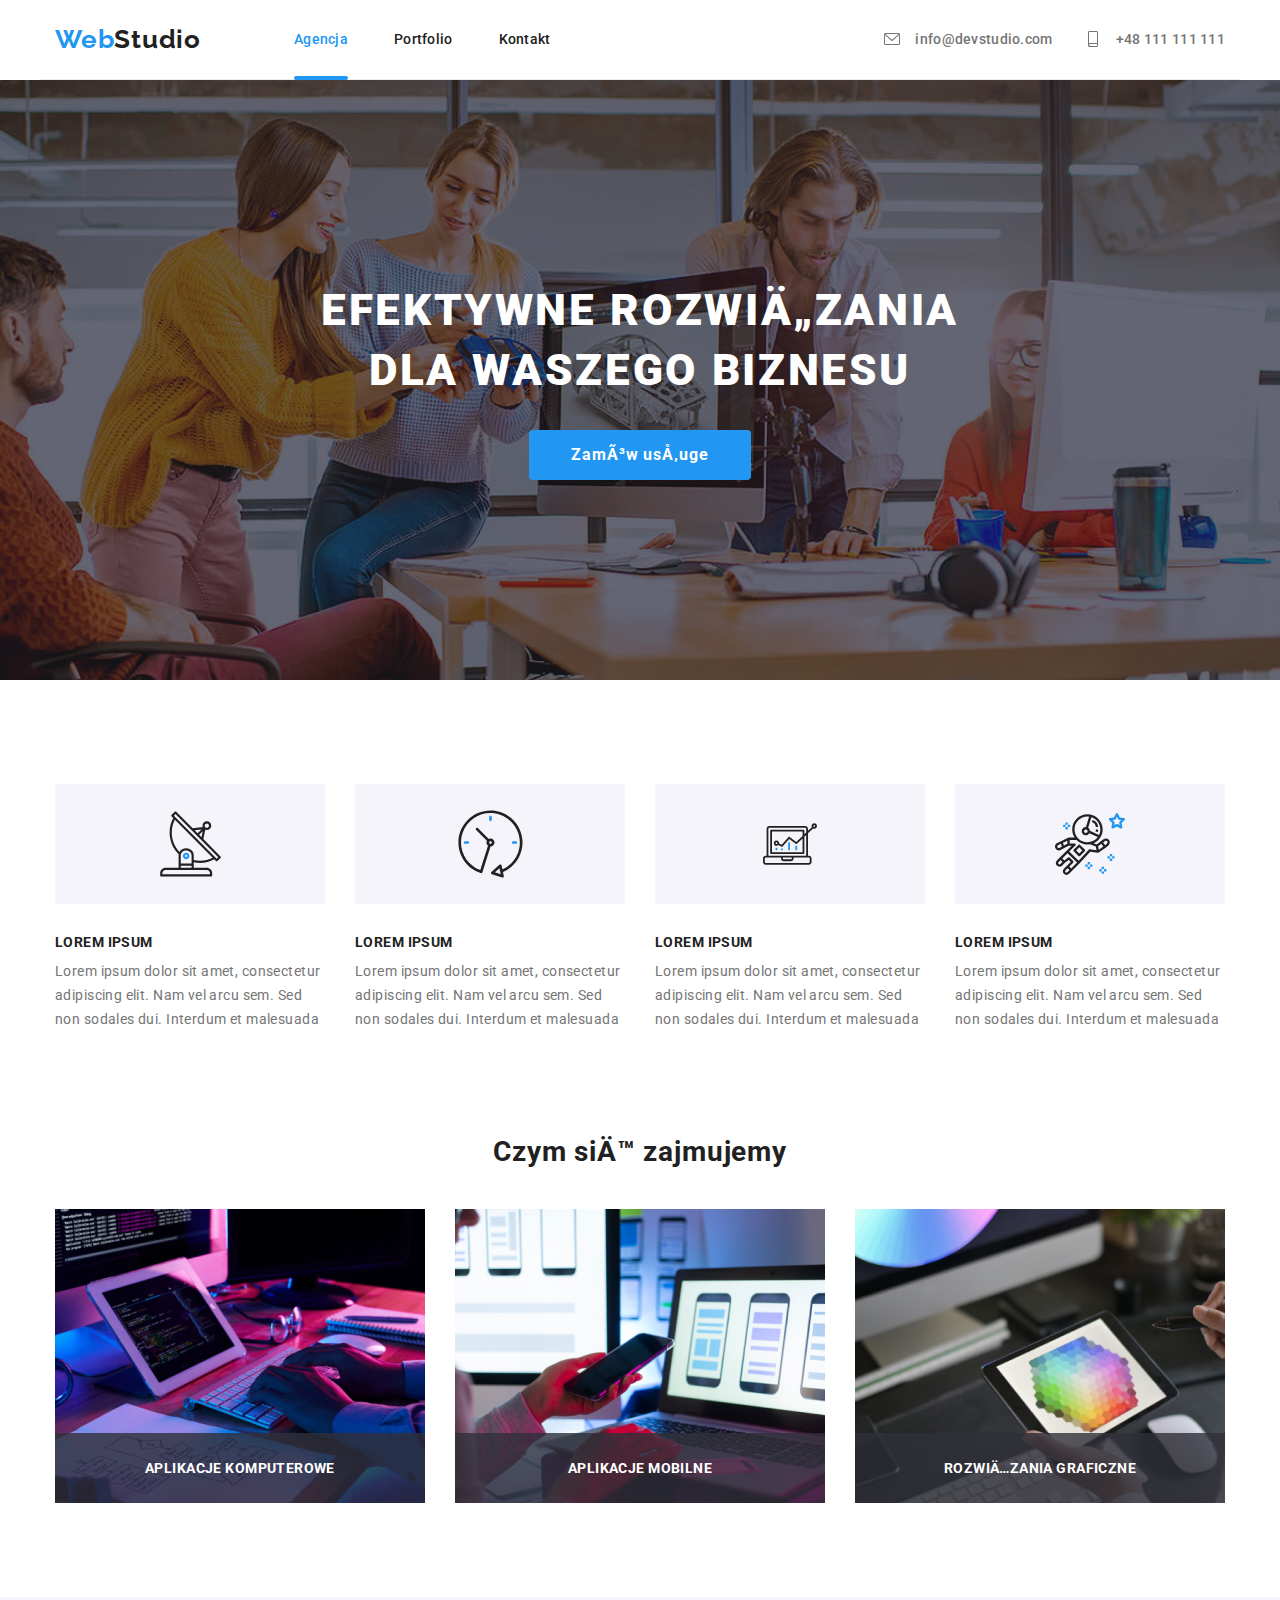
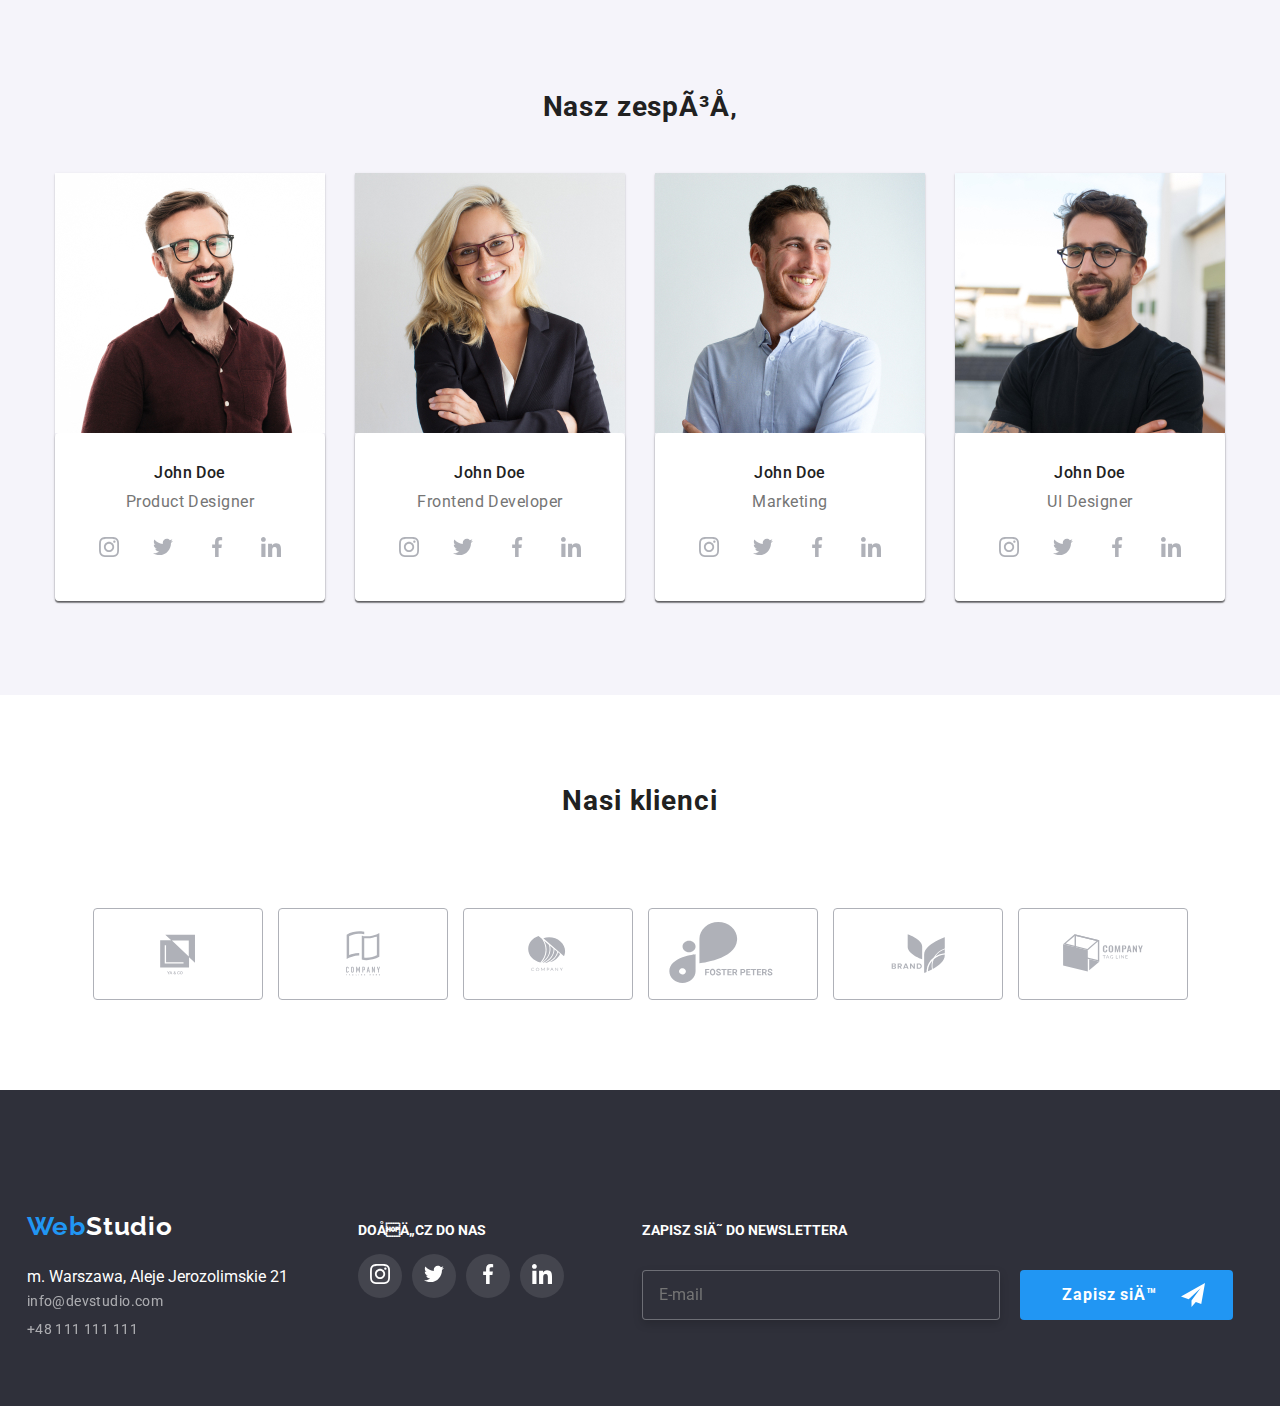
<file: index.html>
<!DOCTYPE html>
<html lang="en">

<head>
  <meta charset="UTfooter-8" />
  <meta http-equiv="X-UA-Compatible" content="IE=edge" />
  <meta name="viewport" content="width=device-width, initial-scale=1.0" />
  <link rel="stylesheet"
    href="https://cdnjs.cloudflare.com/ajax/libs/modern-normalize/0.7.0/modern-normalize.min.css" />
  <link rel="stylesheet" href="css/main.min.css" />
  <link rel="preconnect" href="https://fonts.googleapis.com" />
  <link rel="preconnect" href="https://fonts.gstatic.com" crossorigin />
  <link href="https://fonts.googleapis.com/css2?family=Raleway:wght@700&family=Roboto:wght@400;500;700;900&display=swap"
    rel="stylesheet" />
  <title>WebStudio</title>
</head>

<body>
  <header class="header container">
    <nav class="header__navigation">
       <a class="header__logo logo" href="./index.html">Web<span class="logo__light-theme">Studio</span></a>
       <ul class="header__pages list">
          <li class="header__item"><a id="current" class="header__navlink" href="./index.html">Agencja</a>
          </li>
          <li class="header__item"><a class="header__navlink" href="./portfolio.html">Portfolio</a></li>
          <li class="header__item"><a class="header__navlink" href="#Kontakt">Kontakt</a></li>
       </ul>
    </nav>
    <ul class="header__contactslist list">
       <li class="header__contact">
          <a class="link" href="mailto:info@devstudio.com">
             <svg class="header__icon"
                width=20 height=16>
                <use href="./images/icons.svg#icon-envelope"></use>
             </svg>
             <span>info@devstudio.com</span>
          </a>
       </li>
       <li class="header__contact">
          <a class="link" href="phone:+48111111111">
             <svg class="header__icon" width=20
                height=16>
                <use href="./images/icons.svg#icon-smartphone"></use>
             </svg>
             +48 111 111 111
          </a>
       </li>
    </ul>
    <button type="button" class="menu__btn" aria-expanded="false" aria-controls="menu" data-menu-button>
       <svg class="menu__icon-menu" width="40" heigth="40">
          <use href="./images/icons.svg#icon-menu"></use>
       </svg>
    </button>
 </header>
 <div class="menu" data-menu="">
  <button type="button" class="menu__btn-close" aria-expanded="true" aria-controls="menu" data-menu-close>
     <svg class="menu__icon-close" width="40" heigth="40">
        <use href="./images/icons.svg#icon-close_menu"></use>
     </svg>
  </button>
  <ul class="menu-navigation list">
     <li class="menu-navigation__item">
        <a id="mobilecurrent" class="menu-navigation__link" href="./index.html">Agencja</a>
     </li>
     <li class="menu-navigation__item">
        <a class="menu-navigation__link" href="./portfolio.html">Portfolio</a>
     </li>
     <li class="menu-navigation__item">
        <a class="menu-navigation__link" href="">Kontakt</a>
     </li>
  </ul>
  <ul class="menu-contact list">
     <li class="menu-contact__item">
     <li class="menu-contact__item">
        <a class="menu-contact__phone" href="+48111111111">
        +48 111 111 111</a>
     </li>
     <li>
        <a class="menu-contact__mail" href="mailto:info@devstudio.com">
        info@devstudio.com</a>
     </li>
  </ul>
  <ul class="menu-social list">
     <li class="menu-social__link"><a href="Instagram">Instagram</a></li>
     <li class="menu-social__link"><a href="Tweeter">Tweeter</a></li>
     <li class="menu-social__link"><a href="Facebook">Facebook</a></li>
     <li class="menu-social__link"><a href="Linkedin">Linkedin</a></li>
  </ul>
</div>
  <section class="hero">
    <h1 class="hero__header">EFEKTYWNE ROZWIĄZANIA DLA WASZEGO BIZNESU</h1>
    <button class="hero__btn" type="button" data-modal-open>Zamów usługe</button>
  </section>
  <div class="backdrop is-hidden" data-modal>
    <div class="modal">
      <button class="modal__close" data-modal-close>
        <svg class="modal__icon-close" width="17" heigth="17">
          <use href="./images/icons.svg#icon-close-black"></use>
        </svg>
      </button>
      <p class="modal__title">
        Zostaw swoje dane w formularzu poniżej
      </p>
      <form class="modal-form">
        <ul class="modal-form__list list">
          <li class="modal-form__item">
            <label class="modal-form__label" for="user-name">Imie</label>
            <span class="modal-form__input-container">
              <input type="text" name="user-name" id="user-name" class="modal-form__input" required>
            
                <svg class='modal-form__icon' width="18" height="18">
                  <use href="./images/icons.svg#icon-person"></use>
                </svg></span>
          </li>
          <li class="modal-form__item">
            <label class="modal-form__label" for="user-phone">Telefon</label>
            <span class="modal-form__input-container">
              <input type="tel" name="user-phone" id="user-phone" class="modal-form__input">

                <svg class='modal-form__icon' width="18" height="18">
                  <use href="./images/icons.svg#icon-phone"></use>
                </svg></span>
          </li>
          <li class="modal-form__item"><label class="modal-form__label" for="user-mail">E-mail</label>
            <span class="modal-form__input-container">
              <input type="email" name="user-mail" id="user-mail" class="modal-form__input" required>
          
                <svg class='modal-form__icon' width="18" height="18">
                  <use href="./images/icons.svg#icon-email"></use>
                </svg></span>
          </li>
          <li class="modal-form__item">
            <span class="modal-form__input-container"></span>
            <label for="user-opinion" class="modal-form__opinion">Komentarz</label>
              <textarea id="user-opinion" type="text" name="user-opinion" placeholder="Wpisz tekst"
                class="modal-form__comment" rows="5"></textarea>
            </span>
          </li>
          <span class="modal-policy">
            <input class="modal-policy__checkbox" value="checked" type="checkbox" name="statute" required>
            <p class="modal-policy__statement"> Oświadczam iż akceptuję <a href="" class="modal-policy__statute">Regulamin</a> i <a href=""
                class="modal-policy__statute">Politykę Prywatności</a> </p>
          </span>
          
        </ul>
        <button type="submit" class="modal__btn">Wyślij</button>
      </form>
    </div>
  </div>
  </div>
  <section class="lorem">
    <ul class="lorem__content list">
      <li class="lorem__tile">
        <div class="lorem__graphic"><svg class="lorem__icon" width=65 height=70>
            <use href="./images/icons.svg#icon-antenna">
          </svg></div>
        <h3 class="lorem__header">LOREM IPSUM</h3>
        <p class="lorem__article">
          Lorem ipsum dolor sit amet, consectetur adipiscing elit. Nam vel
          arcu sem. Sed non sodales dui. Interdum et malesuada
        </p>
      </li>
      <li class="lorem__tile">
        <div class="lorem__graphic"><svg class="lorem__icon" width=67 height=70>
            <use href="./images/icons.svg#icon-clock">
          </svg></div>
        <h3 class="lorem__header">LOREM IPSUM</h3>
        <p class="lorem__article">
          Lorem ipsum dolor sit amet, consectetur adipiscing elit. Nam vel
          arcu sem. Sed non sodales dui. Interdum et malesuada
        </p>
      </li>
      <li class="lorem__tile">
        <div class="lorem__graphic"><svg class="lorem__icon" width=54 height=70>
            <use href="./images/icons.svg#icon-diagram">
          </svg></div>
        <h3 class="lorem__header">LOREM IPSUM</h3>
        <p class="lorem__article">
          Lorem ipsum dolor sit amet, consectetur adipiscing elit. Nam vel
          arcu sem. Sed non sodales dui. Interdum et malesuada
        </p>
      </li>
      <li class="lorem__tile">
        <div class="lorem__graphic"><svg class="lorem__icon" width=70 height=70>
            <use href="./images/icons.svg#icon-astronaut">
          </svg></div>
        <h3 class="lorem__header">LOREM IPSUM</h3>
        <p class="lorem__article">Lorem ipsum dolor sit amet, consectetur adipiscing elit. Nam vel
          arcu sem. Sed non sodales dui. Interdum et malesuada
        </p>
      </li>
    </ul>
  </section>
  <section class="about container">
    <h2 class="section-header">Czym się zajmujemy</h2>
    <ul class="about-section__gallery list">
      <li class="about-section__item">
        <img class="about-section__photo" src="./images/about/about1.jpg"
          alt="hands of a person working on a tablet with a detachable keyboard" height="294" width="370" />
        <h3 class="about-section__title">Aplikacje komputerowe</h3>
      </li>
      <li class="about-section__item">
      <img class="about-section__photo" src="./images/about/about2.jpg"
        alt="phone held in the hands of the person working at the computer" height="294" width="370" />
      <h3 class="about-section__title">Aplikacje mobilne</h3>
      </li>
      <li class="about-section__item">
        <img class="about-section__photo" src="./images/about/about3.jpg" alt="tablet with color palette held in women's hands"
          height="294" width="370" />
        <h3 class="about-section__title">Rozwiązania graficzne</h3>
      </li>
    </ul>
  </section>
  <section class="employee container">
    <h2 class="section-header">Nasz zespół</h2>
    <ul class="employee-section__list list">
      <li class="employee-section__tile">
        <picture class="employee__photo">
          <source srcset="./images/employers/employee1desk1x.jpg 1x, ./images/employers/employee1desk2x.jpg 2x"
            media="(min-width:1200px)">
          <source srcset="./images/employers/employee1desk1x.webp 1x, ./images/employers/employee1desk2x.webp 2x"
            media="(min-width:1200px)" type="image/webp">
          <source srcset="./images/employers/employee1tab1x.jpg 1x, ./images/employers/employee1tab2x.jpg 2x"
            media="(min-width:768px)">
          <source srcset="./images/employers/employee1tab1x.webp 1x, ./images/employers/employee1tab2x.webp 2x"
            media="(min-width:768px)" type="image/webp">

          <img src="./images/employers/employee1mobile1x.webp 1x, ./images/employers/employee1mobile2x.webp 2x"
            srcset="./images/employers/employee1mobile1x.jpg 1x, ./images/employers/employee1mobile2x.jpg 2x"
            alt="smiling man in glasses, with a short beard, and in a maroon buttoned shirt" />
        </picture>
        <div class="employee-section__description">
          <h3 class="employee-section__name">John Doe</h3>
          <p class="employee-section__position">Product Designer</p>
          <ul class="employee-section__social list">
            <li class="employee-section__links"><a href="insta"><svg class="employee-section__icon" width=20 height=20>
                  <use href="./images/icons.svg#icon-instagram">
                </svg></a></li>
            <li class="employee-section__links"><a href="tweter"><svg class="employee-section__icon" width=20 height=20>
                  <use href="./images/icons.svg#icon-tweter">
                </svg></a></li>
            <li class="employee-section__links"><a href="facebook"><svg class="employee-section__icon" width=20 height=20>
                  <use href="./images/icons.svg#icon-facebook">
                </svg></a></li>
            <li class="employee-section__links"><a href="linkedin"><svg class="employee-section__icon" width=20 height=20>
                  <use href="./images/icons.svg#icon-linkedin">
                </svg></a></li>
          </ul>
        </div>
      </li>
      <li class="employee-section__tile">
        <picture class="employee__photo">
          <source srcset="./images/employers/employee2desk1x.jpg 1x, ./images/employers/employee2desk2x.jpg 2x"
            media="(min-width:1200px)">
          <source srcset="./images/employers/employee2desk1x.webp 1x, ./images/employers/employee2desk2x.webp 2x"
            media="(min-width:1200px)" type="image/webp">
          <source srcset="./images/employers/employee2tab1x.jpg 1x, ./images/employers/employee2tab2x.jpg 2x"
            media="(min-width:768px)">
          <source srcset="./images/employers/employee2tab1x.webp 1x, ./images/employers/employee2tab2x.webp 2x"
            media="(min-width:768px)" type="image/webp">

          <img src="./images/employers/employee2mobile1x.webp 1x, ./images/employers/employee2mobile2x.webp 2x"
            srcset="./images/employers/employee2mobile1x.jpg 1x, ./images/employers/employee2mobile2x.jpg 2x"
            alt="smiling woman with long blonde hair, glasses and a darker jacket." />
          </div>
        <div class="employee-section__description">
          <h3 class="employee-section__name">John Doe</h3>
          <p class="employee-section__position">Frontend Developer</p>
          <ul class="employee-section__social list">
            <li class="employee-section__links"><a href="insta"><svg class="employee-section__icon" width=20 height=20>
                  <use href="./images/icons.svg#icon-instagram">
                </svg></a></li>
            <li class="employee-section__links"><a href="tweter"><svg class="employee-section__icon" width=20 height=20>
                  <use href="./images/icons.svg#icon-tweter">
                </svg></a></li>
            <li class="employee-section__links"><a href="facebook"><svg class="employee-section__icon" width=20 height=20>
                  <use href="./images/icons.svg#icon-facebook">
                </svg></a></li>
            <li class="employee-section__links"><a href="linkedin"><svg class="employee-section__icon" width=20 height=20>
                  <use href="./images/icons.svg#icon-linkedin">
                </svg></a></li>
          </ul>
        </div>
      </li>

      <li class="employee-section__tile">
        <picture class="employee__photo">
          <source srcset="./images/employers/employee3desk1x.jpg 1x, ./images/employers/employee3desk2x.jpg 2x"
            media="(min-width:1200px)">
          <source srcset="./images/employers/employee3desk1x.webp 1x, ./images/employers/employee3desk2x.webp 2x"
            media="(min-width:1200px)" type="image/webp">
          <source srcset="./images/employers/employee3tab1x.jpg 1x, ./images/employers/employee3tab2x.jpg 2x"
            media="(min-width:768px)">
          <source srcset="./images/employers/employee3tab1x.webp 1x, ./images/employers/employee3tab2x.webp 2x"
            media="(min-width:768px)" type="image/webp">

          <img src="./images/employers/employee3mobile1x.webp 1x, ./images/employers/employee3mobile2x.webp 2x"
            srcset="./images/employers/employee3mobile1x.jpg 1x, ./images/employers/employee3mobile2x.jpg 2x"
            alt="smiling man with short facial hair and blue buttoned shirt" />
        </picture>
         
        <div class="employee-section__description">
          <h3 class="employee-section__name">John Doe</h3>
          <p class="employee-section__position">Marketing</p>
          <ul class="employee-section__social list">
            <li class="employee-section__links"><a href="insta"><svg class="employee-section__icon" width=20 height=20>
                  <use href="./images/icons.svg#icon-instagram">
                </svg></a></li>
            <li class="employee-section__links"><a href="tweter"><svg class="employee-section__icon" width=20 height=20>
                  <use href="./images/icons.svg#icon-tweter">
                </svg></a></li>
            <li class="employee-section__links"><a href="facebook"><svg class="employee-section__icon" width=20 height=20>
                  <use href="./images/icons.svg#icon-facebook">
                </svg></a></li>
            <li class="employee-section__links"><a href="linkedin"><svg class="employee-section__icon" width=20 height=20>
                  <use href="./images/icons.svg#icon-linkedin">
                </svg></a></li>
          </ul>
        </div>

      </li>

      <li class="employee-section__tile">
        <picture class="employee__photo">
          <source srcset="./images/employers/employee4desk1x.jpg 1x, ./images/employers/employee4desk2x.jpg 2x"
            media="(min-width:1200px)">
          <source srcset="./images/employers/employee4desk1x.webp 1x, ./images/employers/employee4desk2x.webp 2x"
            media="(min-width:1200px)" type="image/webp">
          <source srcset="./images/employers/employee4tab1x.jpg 1x, ./images/employers/employee4tab2x.jpg 2x"
            media="(min-width:768px)">
          <source srcset="./images/employers/employee4tab1x.webp 1x, ./images/employers/employee4tab2x.webp 2x"
            media="(min-width:768px)" type="image/webp">

          <img src="./images/employers/employee4mobile1x.webp 1x, ./images/employers/employee4mobile2x.webp 2x"
            srcset="./images/employers/employee4mobile1x.jpg 1x, ./images/employers/employee4mobile2x.jpg 2x"
            alt="smiling man in glasses, with medium facial hair, and in a black T-shirt"  />
        </picture>
          
        <div class="employee-section__description">
          <h3 class="employee-section__name">John Doe</h3>
          <p class="employee-section__position">UI Designer</p>
          <ul class="employee-section__social list">
            <li class="employee-section__links"><a href="insta"><svg class="employee-section__icon" width=20 height=20>
                  <use href="./images/icons.svg#icon-instagram">
                </svg></a></li>
            <li class="employee-section__links"><a href="tweter"><svg class="employee-section__icon" width=20 height=20>
                  <use href="./images/icons.svg#icon-tweter">
                </svg></a></li>
            <li class="employee-section__links"><a href="facebook"><svg class="employee-section__icon" width=20 height=20>
                  <use href="./images/icons.svg#icon-facebook">
                </svg></a></li>
            <li class="employee-section__links"><a href="linkedin"><svg class="employee-section__icon" width=20 height=20>
                  <use href="./images/icons.svg#icon-linkedin">
                </svg></a></li>
          </ul>
        </div>
      </li>
    </ul>
  </section>
  <section class="customer container">
    <h2 class="section-header">Nasi klienci</h2>
    <ul class="customer-section__list list">
      <li class="customer-section__item"><a class="customer-section__link" href="link"><svg class="customer-section__icon" width=100% height=100%>
            <use href="./images/icons.svg#icon-logo1"></use>
          </svg></a></li>
      <li class="customer-section__item"><a class="customer-section__link" href="link"><svg class="customer-section__icon" width=100% height=100%>
            <use href="./images/icons.svg#icon-logo2"></use>
          </svg></a></li>
      <li class="customer-section__item"><a class="customer-section__link" href="link"><svg class="customer-section__icon" width=100% height=100%>
            <use href="./images/icons.svg#icon-logo3"></use>
          </svg></a></li>
      <li class="customer-section__item"><a class="customer-section__link" href="link"><svg class="customer-section__icon" width=100% height=100%>
            <use href="./images/icons.svg#icon-logo4"></use>
          </svg></a></li>
      <li class="customer-section__item"><a class="customer-section__link" href="link"><svg class="customer-section__icon" width=100% height=100%>
            <use href="./images/icons.svg#icon-logo5"></use>
          </svg></a></li>
      <li class="customer-section__item"><a class="customer-section__link" href="link"><svg class="customer-section__icon" width=100% height=100%>
            <use href="./images/icons.svg#icon-logo6"></use>
          </svg></a></li>
    </ul>
  </section>
  <footer class="footer">
      <div class="footer-address">
        <a class="footer-address__logo logo" href="#mainweb">Web<span class="logo__dark-theme">Studio</span></a>
        <ul class="footer-address__list list">
          <li class="footer-address__item"><a class="footer-address__map" href="https://goo.gl/maps/imskWViYpNZ9BuhFA" target="_blank">m.
              Warszawa, Aleje
              Jerozolimskie 21</a></li>
          <li class="footer-address__item">
            <a class="footer-address__link" href="mailto:info@devstudio.com">info@devstudio.com</a>
          </li>
          <li class="footer-address__item"> <a class="footer-address__link" href="phone:+48111111111">+48 111 111 111</a>
          </li>
        </ul>
      </div>
      <div class="footer-social">
        <h3 class="footer-social__title">DOŁĄCZ DO NAS</h3>
        <ul class="footer-social__list  list">
          <li class="footer-social__item"><a class="footer-social__link" href="insta"><svg class="footer-social__icon" width=20 height=20>
                <use href="./images/icons.svg#icon-instagram">
              </svg></a></li>
          <li class="footer-social__item"><a class="footer-social__link" href="tweter"><svg class="footer-social__icon" width=20 height=20>
                <use href="./images/icons.svg#icon-tweter">
              </svg></a></li>
          <li class="footer-social__item"><a class="footer-social__link" href="facebook"><svg class="footer-social__icon" width=20 height=20>
                <use href="./images/icons.svg#icon-facebook">
              </svg></a></li>
          <li class="footer-social__item"><a class="footer-social__link" href="linkedin"><svg class="footer-social__icon" width=20 height=20>
                <use href="./images/icons.svg#icon-linkedin">
              </svg></a></li>
        </ul>
      </div>
      <div class="footer-newsletter  ">
        <p class="footer-newsletter__title">ZAPISZ SIĘ DO NEWSLETTERA</p>
        <form action="" class="footer-newsletter__form">
          <input type="email" name="email" placeholder="E-mail" class="footer-newsletter__email">
          <button type="submit" class="footer-newsletter__btn"><span>Zapisz się</span>
            <svg class="footer-newsletter__icon" width="24" height="24">
              <use href="./images/icons.svg#icon-send"></use>
            </svg>
          </button>
        </form>
      </div>
  </footer>
  <script src="./modal.js"></script>
  <script src="./menu.js"></script>
</body>

</html>
</file>
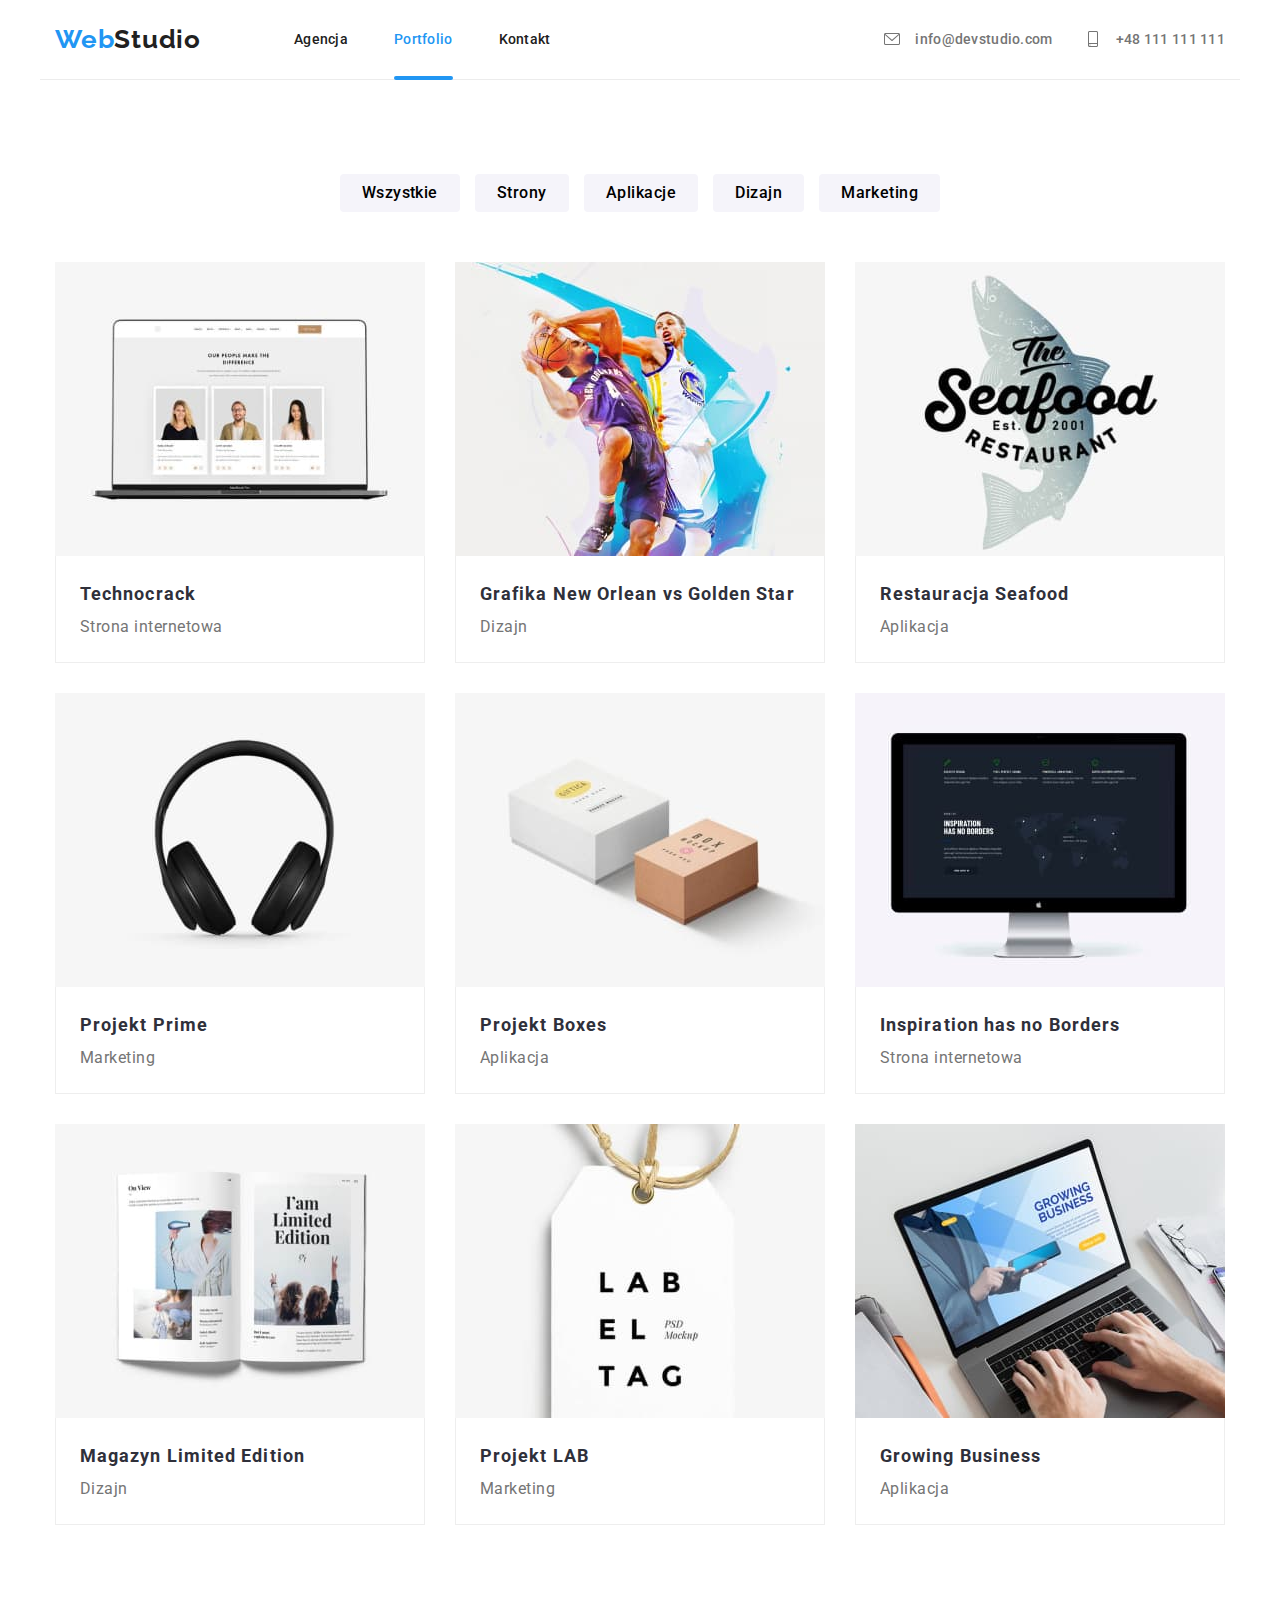
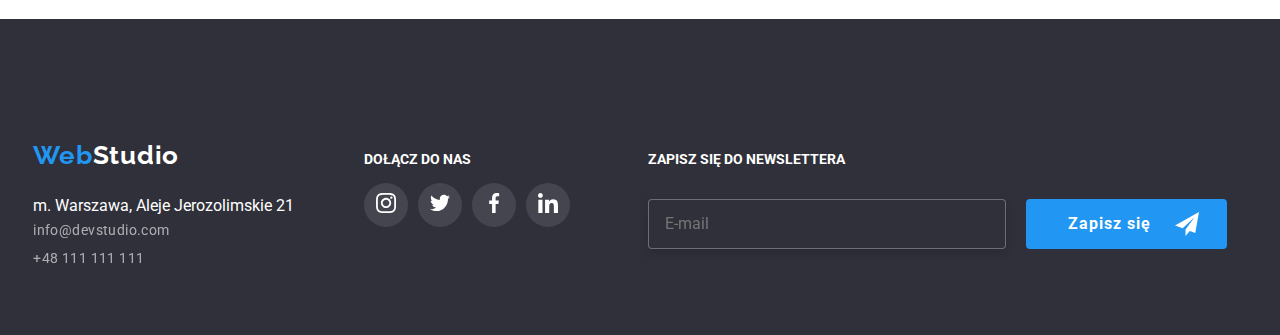
<file: portfolio.html>
<!DOCTYPE html>
<html lang="en">

  <head>
    <meta charset="UTF-8" />
    <meta http-equiv="X-UA-Compatible" content="IE=edge" />
    <meta name="viewport" content="width=device-width, initial-scale=1.0" />
    <link rel="stylesheet"
      href="https://cdnjs.cloudflare.com/ajax/libs/modern-normalize/0.7.0/modern-normalize.min.css" />
    <link rel="stylesheet" href="css/main.min.css" />
    <link rel="preconnect" href="https://fonts.googleapis.com" />
    <link rel="preconnect" href="https://fonts.gstatic.com" crossorigin />
    <link href="https://fonts.googleapis.com/css2?family=Raleway:wght@700&family=Roboto:wght@400;500;700;900&display=swap"
      rel="stylesheet" />
  <title>Portfolio</title>
</head>

<body>
  <header class="header container">
    <nav class="header__navigation">
       <a class="header__logo logo" href="./index.html">Web<span class="logo__light-theme">Studio</span></a>
       <ul class="header__pages list">
          <li class="header__item"><a  class="header__navlink" href="./index.html">Agencja</a>
          </li>
          <li class="header__item"><a id="current" class="header__navlink" href="./portfolio.html">Portfolio</a></li>
          <li class="header__item"><a class="header__navlink" href="#Kontakt">Kontakt</a></li>
       </ul>
    </nav>
    <ul class="header__contactslist list">
       <li class="header__contact">
          <a class="link" href="mailto:info@devstudio.com">
             <svg class="header__icon"
                width=20 height=16>
                <use href="./images/icons.svg#icon-envelope"></use>
             </svg>
             <span>info@devstudio.com</span>
          </a>
       </li>
       <li class="header__contact">
          <a class="link" href="phone:+48111111111">
             <svg class="header__icon" width=20
                height=16>
                <use href="./images/icons.svg#icon-smartphone"></use>
             </svg>
             +48 111 111 111
          </a>
       </li>
    </ul>
    <button type="button" class="menu__btn" aria-expanded="false" aria-controls="menu" data-menu-button>
       <svg class="menu__icon-menu" width="40" heigth="40">
          <use href="./images/icons.svg#icon-menu"></use>
       </svg>
    </button>
 </header>
 <div class="menu" data-menu=""  data-menu-closearea>
  <button type="button" class="menu__btn-close" aria-expanded="true" aria-controls="menu" data-menu-close>
    <svg class="menu__icon-close" width="40" heigth="40">
       <use href="./images/icons.svg#icon-close_menu"></use>
    </svg>
 </button>
    <ul class="menu-navigation list">
       <li class="menu-navigation__item">
          <a class="menu-navigation__link" href="./index.html">Agencja</a>
       </li>
       <li class="menu-navigation__item">
          <a id="mobilecurrent" class="menu-navigation__link" href="./portfolio.html">Portfolio</a>
       </li>
       <li class="menu-navigation__item">
          <a class="menu-navigation__link" href="">Kontakt</a>
       </li>
    </ul>
    <ul class="menu-contact list">
       <li class="menu-contact__item">
       <li class="menu-contact__item">
          <a class="menu-contact__phone" href="+48111111111">
          +48 111 111 111</a>
       </li>
       <li>
          <a class="menu-contact__mail" href="mailto:info@devstudio.com">
          info@devstudio.com</a>
       </li>
    </ul>
    <ul class="menu-social list">
       <li class="menu-social__link"><a href="Instagram">Instagram</a></li>
       <li class="menu-social__link"><a href="Tweeter">Tweeter</a></li>
       <li class="menu-social__link"><a href="Facebook">Facebook</a></li>
       <li class="menu-social__link"><a href="Linkedin">Linkedin</a></li>
    </ul>
 </div>
<main class="portfolio">
      <ul class="gallery-filters list">
        <li class="gallery-filters__item"><button class="gallery-filters__btn" type="button">Wszystkie</button></li>
        <li class="gallery-filters__item"><button class="gallery-filters__btn" type="button">Strony</button></li>
        <li class="gallery-filters__item"><button class="gallery-filters__btn" type="button">Aplikacje</button></li>
        <li class="gallery-filters__item"><button class="gallery-filters__btn" type="button">Dizajn</button></li>
        <li class="gallery-filters__item"><button class="gallery-filters__btn" type="button">Marketing</button></li>
      </ul>
    <h1 class="portfolio__header" hidden>Galeria zdjęć</h1>
        <ul class="portfolio-gallery list">
          <li class="portfolio-gallery__tile">
            <div class="portfolio-gallery__top-section">
              <div class="portfolio-gallery__photo">
              <img src="./images/portfolio/img.jpg" width="370" height="294" alt="laptop z otwartą stroną intenetową" />
              <div class="portfolio-gallery__overlay">
                <p>Technocrack jest popularną platformą wykorzystywaną do rozpowszechniania koronawirusa. Firmy
                  wykorzystują tę platformę do celów szpiegowskich i ataków na niezabezpieczone serwery konkurencji</p>
              </div>
            </div>
            </div>
            <div class="portfolio-gallery__bottom-section">
              <h3 class="portfolio-gallery__title">Technocrack</h3>
              <p class="portfolio-gallery__subtitle">Strona internetowa</p>
            </div>
          </li>
          <li class="portfolio-gallery__tile">
            <div class="portfolio-gallery__top-section">
              <div class="portfolio-gallery__photo">
              <img src="./images/portfolio/img1.jpg" width="370" height="294"
                alt="2 graczy koszykówki walczących o piłkę na abstrakcyjnym tle" />
              <div class="portfolio-gallery__overlay">
                <p>Lorem ipsum dolor sit amet consectetur adipisicing elit. Nam, quia. Qui omnis libero adipisci velit
                  aspernatur dolor eaque blanditiis similique, neque itaque, harum quae nesciunt officiis dolore ullam
                  eveniet! Ullam!</div>
            </div></div>
           <div class="portfolio-gallery__bottom-section">
              <h3 class="portfolio-gallery__title">Grafika New Orlean vs Golden Star</h3>
              <p class="portfolio-gallery__subtitle">Dizajn</p>
            </div>
          </li>
          <li class="portfolio-gallery__tile">
            <div class="portfolio-gallery__top-section">
              <div class="portfolio-gallery__photo">
              <img src="./images/portfolio/img2.jpg" width="370" height="294"
                alt="logo restauacji seafood, rysunkowa ryba" />
              <div class="portfolio-gallery__overlay">
                <p>Lorem ipsum dolor sit amet consectetur adipisicing elit. Nam, quia. Qui omnis libero adipisci velit
                  aspernatur dolor eaque blanditiis similique, neque itaque, harum quae nesciunt officiis dolore ullam
                  eveniet! Ullam! </div>
            </div></div>
           <div class="portfolio-gallery__bottom-section">
              <h3 class="portfolio-gallery__title">Restauracja Seafood</h3>
              <p class="portfolio-gallery__subtitle">Aplikacja</p>
            </div>
          </li>
          <li class="portfolio-gallery__tile">
            <div class="portfolio-gallery__top-section">
              <div class="portfolio-gallery__photo">
              <img src="./images/portfolio/img3.jpg" width="370" height="294" alt="czarne słuchawki" />
              <div class="portfolio-gallery__overlay">
                <p>Lorem ipsum dolor sit amet consectetur adipisicing elit. Nam, quia. Qui omnis libero adipisci velit
                  aspernatur dolor eaque blanditiis similique, neque itaque, harum quae nesciunt officiis dolore ullam
                  eveniet! Ullam!  </div>
            </div></div>
           <div class="portfolio-gallery__bottom-section">
              <h3 class="portfolio-gallery__title">Projekt Prime</h3>
              <p class="portfolio-gallery__subtitle">Marketing</p>
            </div>
          </li>
          <li class="portfolio-gallery__tile">
            <div class="portfolio-gallery__top-section">
              <div class="portfolio-gallery__photo">
              <img src="./images/portfolio/img4.jpg" width="370" height="294"
                alt="2 pudełka, białe i brązowe z logo firmy" />
              <div class="portfolio-gallery__overlay">
                <p>Lorem ipsum dolor sit amet consectetur adipisicing elit. Nam, quia. Qui omnis libero adipisci velit
                  aspernatur dolor eaque blanditiis similique, neque itaque, harum quae nesciunt officiis dolore ullam
                  eveniet! Ullam! </div>
            </div></div>
           <div class="portfolio-gallery__bottom-section">
              <h3 class="portfolio-gallery__title">Projekt Boxes</h3>
              <p class="portfolio-gallery__subtitle">Aplikacja</p>
            </div>
          </li>
          <li class="portfolio-gallery__tile">
            <div class="portfolio-gallery__top-section">
              <div class="portfolio-gallery__photo">
              <img src="./images/portfolio/img5.jpg" width="370" height="294"
                alt="monitor komutera z wyświetlaną stroną internetową" />
              <div class="portfolio-gallery__overlay">
                <p>Lorem ipsum dolor sit amet consectetur adipisicing elit. Nam, quia. Qui omnis libero adipisci velit
                  aspernatur dolor eaque blanditiis similique, neque itaque, harum quae nesciunt officiis dolore ullam
                  eveniet! Ullam!</div>
            </div></div>
           <div class="portfolio-gallery__bottom-section">
              <h3 class="portfolio-gallery__title">Inspiration has no Borders</h3>
              <p class="portfolio-gallery__subtitle">Strona internetowa</p>
            </div>
          </li>
          <li class="portfolio-gallery__tile">
            <div class="portfolio-gallery__top-section">
              <div class="portfolio-gallery__photo">
              <img src="./images/portfolio/img6.jpg" width="370" height="294" alt="otwarty katalog z artykułami" />
              <div class="portfolio-gallery__overlay">
                <p>Lorem ipsum dolor sit amet consectetur adipisicing elit. Nam, quia. Qui omnis libero adipisci velit
                  aspernatur dolor eaque blanditiis similique, neque itaque, harum quae nesciunt officiis dolore ullam
                  eveniet! Ullam!</div>
            </div></div>
           <div class="portfolio-gallery__bottom-section">
              <h3 class="portfolio-gallery__title">Magazyn Limited Edition</h3>
              <p class="portfolio-gallery__subtitle">Dizajn</p>
            </div>
          </li>
          <li class="portfolio-gallery__tile">
            <div class="portfolio-gallery__top-section">
              <div class="portfolio-gallery__photo">
              <img src="./images/portfolio/img7.jpg" width="370" height="294" alt="zawieszka z napisem labeltag" />
              <div class="portfolio-gallery__overlay">
                <p>Lorem ipsum dolor sit amet consectetur adipisicing elit. Nam, quia. Qui omnis libero adipisci velit
                  aspernatur dolor eaque blanditiis similique, neque itaque, harum quae nesciunt officiis dolore ullam
                  eveniet! Ullam!</div>
            </div></div>
           <div class="portfolio-gallery__bottom-section">
              <h3 class="portfolio-gallery__title">Projekt LAB</h3>
              <p class="portfolio-gallery__subtitle">Marketing</p>
            </div>
          </li>
          <li class="portfolio-gallery__tile">
            <div class="portfolio-gallery__top-section">
              <div class="portfolio-gallery__photo">
              <img src="./images/portfolio/img8.jpg" width="370" height="294"
                alt="laptop z otwartą biznesową stroną internetową" />
              <div class="portfolio-gallery__overlay">
                <p>Lorem ipsum dolor sit amet consectetur adipisicing elit. Nam, quia. Qui omnis libero adipisci velit
                  aspernatur dolor eaque blanditiis similique, neque itaque, harum quae nesciunt officiis dolore ullam
                  eveniet! Ullam!</p>
              </div></div>
            </div>
           <div class="portfolio-gallery__bottom-section">
              <h3 class="portfolio-gallery__title">Growing Business</h3>
              <p class="portfolio-gallery__subtitle">Aplikacja</p>
            </div>
          </li>
        </ul>
  </main>
  <footer class="footer">
    <div class="footer-address">
      <a class="footer-address__logo logo" href="#mainweb">Web<span class="logo__dark-theme">Studio</span></a>
      <ul class="footer-address__list list">
        <li class="footer-address__item"><a class="footer-address__map" href="https://goo.gl/maps/imskWViYpNZ9BuhFA" target="_blank">m.
            Warszawa, Aleje
            Jerozolimskie 21</a></li>
        <li class="footer-address__item">
          <a class="footer-address__link" href="mailto:info@devstudio.com">info@devstudio.com</a>
        </li>
        <li class="footer-address__item"> <a class="footer-address__link" href="phone:+48111111111">+48 111 111 111</a>
        </li>
      </ul>
    </div>
    <div class="footer-social">
      <p class="footer-social__title">DOŁĄCZ DO NAS</p>
      <ul class="footer-social__list  list">
        <li class="footer-social__item"><a class="footer-social__link" href="insta"><svg class="footer-social__icon" width=20 height=20>
              <use href="./images/icons.svg#icon-instagram">
            </svg></a></li>
        <li class="footer-social__item"><a class="footer-social__link" href="tweter"><svg class="footer-social__icon" width=20 height=20>
              <use href="./images/icons.svg#icon-tweter">
            </svg></a></li>
        <li class="footer-social__item"><a class="footer-social__link" href="facebook"><svg class="footer-social__icon" width=20 height=20>
              <use href="./images/icons.svg#icon-facebook">
            </svg></a></li>
        <li class="footer-social__item"><a class="footer-social__link" href="linkedin"><svg class="footer-social__icon" width=20 height=20>
              <use href="./images/icons.svg#icon-linkedin">
            </svg></a></li>
      </ul>
    </div>
    <div class="footer-newsletter  subscribe">
      <p class="footer-newsletter__title">ZAPISZ SIĘ DO NEWSLETTERA</p>
      <form action="" class="footer-newsletter__form">
        <input type="email" name="email" placeholder="E-mail" class="footer-newsletter__email">
        <button type="submit" class="footer-newsletter__btn"><span>Zapisz się</span>
          <svg class="footer-newsletter__icon" width="24" height="24">
            <use href="./images/icons.svg#icon-send"></use>
          </svg>
        </button>
      </form>
    </div>
</footer>
<script src="./menu.js"></script>
</body>
</html>
</file>
<file: css/main.min.css>
address{font-style:inherit}h1,h2,h3,h4,h5,h6,p{padding:0px;margin:0px}img{display:block;width:100%;height:auto;-o-object-fit:cover;object-fit:cover}.list{list-style:none;margin:0;padding:0}a,button{text-decoration:inherit;cursor:pointer;color:inherit}:root{--main-font: "Roboto", "Open Sans", sans-serif;--secondary-font: "Raleway", sans-serif;--main-color: #212121;--secondary-color: #2196f3;--third-color: #ffffff;--additional-color: #757575;--greystyle-color: #afb1b8}body{font-family:"Roboto","Open Sans",sans-serif;margin:0px auto;max-width:1600px;display:-webkit-box;display:-ms-flexbox;display:flex;-webkit-box-pack:center;-ms-flex-pack:center;justify-content:center;-ms-flex-line-pack:center;align-content:center;-webkit-box-orient:vertical;-webkit-box-direction:normal;-ms-flex-direction:column;flex-direction:column}.visually-hidden{position:absolute;width:1px;height:1px;margin:-1px;border:0;padding:0;clip:rect(0 0 0 0);overflow:hidden;visibility:hidden}.container{width:100%;margin:0 auto;-webkit-box-align:center;-ms-flex-align:center;align-items:center}@media screen and (min-width: 480px){.container{padding:0px 15px;-webkit-box-align:center;-ms-flex-align:center;align-items:center}}@media screen and (min-width: 768px){.container{padding:0px 15px}}@media screen and (min-width: 1200px){.container{max-width:1200px;padding:0px 15px;-webkit-box-align:center;-ms-flex-align:center;align-items:center}}.logo{font-family:"Raleway","Open Sans",sans-serif;font-weight:700;font-size:26px;line-height:1.192;letter-spacing:.03em;margin:16px 0px 16px 5px;color:var(--secondary-color)}.logo__light-theme{color:var(--main-color)}.logo__dark-theme{color:var(--third-color)}@media screen and (min-width: 480px){.logo{margin:16px 93px 16px 0px}}.backdrop{position:fixed;width:100%;height:100%;background-color:rgba(0,0,0,.2);top:0;left:0;z-index:1001;opacity:1;-webkit-transition:opacity 250ms cubic-bezier(0.4, 0, 0.2, 1);transition:opacity 250ms cubic-bezier(0.4, 0, 0.2, 1);display:-webkit-box;display:-ms-flexbox;display:flex}.is-hidden{opacity:0;pointer-events:none;visibility:hidden;-webkit-transition:opacity 250ms cubic-bezier(0.4, 0, 0.2, 1);transition:opacity 250ms cubic-bezier(0.4, 0, 0.2, 1)}.section-header{font-weight:700;font-size:28px;line-height:1.167;text-align:center;letter-spacing:.03em;color:#212121;margin-bottom:40px}@media screen and (min-width: 1200px){.section-header__header{font-size:36px}}.modal{position:relative;visibility:visible;max-width:100%;background-color:#fff;-webkit-box-shadow:0px 1px 3px rgba(0,0,0,.12),0px 1px 1px rgba(0,0,0,.14),0px 2px 1px rgba(0,0,0,.2);box-shadow:0px 1px 3px rgba(0,0,0,.12),0px 1px 1px rgba(0,0,0,.14),0px 2px 1px rgba(0,0,0,.2);border-radius:4px;margin:auto;padding:20px;-webkit-transition:opacity 250ms cubic-bezier(0.4, 0, 0.2, 1);transition:opacity 250ms cubic-bezier(0.4, 0, 0.2, 1)}@media screen and (min-width: 480px){.modal{max-width:450px;padding:40px}}@media screen and (min-width: 767px){.modal{max-width:528px}}.modal__btn{margin:30px auto 0px;padding:10px 46px;border:0px;border-radius:4px;background:#2196f3;color:#fff;font-weight:700;font-size:16px;line-height:1.875;letter-spacing:.06em}@media screen and (min-width: 480px){.modal__btn{padding:10px 76px}}.modal__btn:hover,.modal__btn:focus{-webkit-transition-duration:250ms;transition-duration:250ms;-webkit-transition-timing-function:cubic-bezier(0.4, 0, 0.2, 1);transition-timing-function:cubic-bezier(0.4, 0, 0.2, 1);-webkit-box-shadow:0px 4px 4px rgba(0,0,0,.15);box-shadow:0px 4px 4px rgba(0,0,0,.15)}.modal__close{position:absolute;top:8px;right:8px;display:-webkit-box;display:-ms-flexbox;display:flex;-webkit-box-pack:center;-ms-flex-pack:center;justify-content:center;-webkit-box-align:center;-ms-flex-align:center;align-items:center;width:30px;height:30px;background-color:#fff;border:1px solid rgba(0,0,0,.1);border-radius:50%;cursor:pointer}.modal__close:hover,.modal__close:focus{-webkit-transition:250ms cubic-bezier(0.4, 0, 0.2, 1);transition:250ms cubic-bezier(0.4, 0, 0.2, 1);background-color:var(--secondary-color);color:#2196f3;fill:#fff}.modal__title{font-weight:bold;font-size:20px;line-height:23px;text-align:center;letter-spacing:.03em;margin-bottom:12px}.modal-form{display:-webkit-box;display:-ms-flexbox;display:flex;-webkit-box-orient:vertical;-webkit-box-direction:normal;-ms-flex-direction:column;flex-direction:column;-webkit-box-pack:center;-ms-flex-pack:center;justify-content:center;-webkit-box-align:center;-ms-flex-align:center;align-items:center}.modal-form__item{font-size:12px;line-height:1.21;letter-spacing:.01em;color:#757575}.modal-form__input-container{position:relative}.modal-form__input{width:100%;height:40px;padding-left:42px;margin:4px auto 10px;border:1px solid rgba(33,33,33,.2);-webkit-box-sizing:border-box;box-sizing:border-box;border-radius:4px;-webkit-transition:border 250ms cubic-bezier(0.4, 0, 0.2, 1);transition:border 250ms cubic-bezier(0.4, 0, 0.2, 1)}@media screen and (min-width: 480px){.modal-form__input{width:370px}}@media screen and (min-width: 768px){.modal-form__input{width:448px}}.modal-form__input:hover,.modal-form__input:focus{outline:none;border:1px solid #2196f3;-webkit-transition:border 250ms cubic-bezier(0.4, 0, 0.2, 1);transition:border 250ms cubic-bezier(0.4, 0, 0.2, 1)}.modal-form__input:hover:hover+.modal-form__icon,.modal-form__input:hover:focus+.modal-form__icon,.modal-form__input:focus:hover+.modal-form__icon,.modal-form__input:focus:focus+.modal-form__icon{color:#2196f3;fill:#2196f3;-webkit-transition:fill 250ms cubic-bezier(0.4, 0, 0.2, 1);transition:fill 250ms cubic-bezier(0.4, 0, 0.2, 1)}.modal-form__icon{position:absolute;left:24px;top:50%;-webkit-transform:translate(-50%, -50%);transform:translate(-50%, -50%)}.modal-form__comment{padding:12px 16px;resize:none;height:120px;width:100%;font-family:inherit;font-size:12px;line-height:14px;letter-spacing:.01em;margin:4px auto 10px;border:1px solid rgba(33,33,33,.2);-webkit-box-sizing:border-box;box-sizing:border-box;border-radius:4px;-webkit-transition:border 250ms cubic-bezier(0.4, 0, 0.2, 1);transition:border 250ms cubic-bezier(0.4, 0, 0.2, 1)}@media screen and (min-width: 480px){.modal-form__comment{width:370px}}@media screen and (min-width: 768px){.modal-form__comment{width:448px}}.modal-form__comment:hover,.modal-form__comment:focus{outline:none;border:1px solid #2196f3;-webkit-transition:border 250ms cubic-bezier(0.4, 0, 0.2, 1);transition:border 250ms cubic-bezier(0.4, 0, 0.2, 1)}.modal-policy{position:relative;display:-webkit-box;display:-ms-flexbox;display:flex;-webkit-box-pack:space-evenly;-ms-flex-pack:space-evenly;justify-content:space-evenly;-webkit-box-align:center;-ms-flex-align:center;align-items:center}.modal-policy__statement{font-size:12px;line-height:1.71;letter-spacing:.03em;color:vargetColor(article-primary)}@media screen and (min-width: 768px){.modal-policy__statement{font-size:14px}}.modal-policy__statute{color:#2196f3;text-decoration:underline}.modal-policy__checkbox{-webkit-appearance:none;-moz-appearance:none;appearance:none;width:16px;height:15px;border:2px solid #212121;border-radius:2px;margin-right:8px;-webkit-transition:background-color 250ms cubic-bezier(0.4, 0, 0.2, 1),border-color 250ms cubic-bezier(0.4, 0, 0.2, 1);transition:background-color 250ms cubic-bezier(0.4, 0, 0.2, 1),border-color 250ms cubic-bezier(0.4, 0, 0.2, 1)}@media screen and (max-width: 767px){.modal-policy__checkbox{width:16px;height:15px}}.modal-policy__checkbox:checked{fill:#fff;color:#fff;border-color:#2196f3;background-color:#2196f3;background-image:url("../images/check.svg");background-repeat:no-repeat}.modal-policy__checkbox:hover{border-color:#2196f3}.header{position:relative;max-width:1200px;display:-webkit-box;display:-ms-flexbox;display:flex;-ms-flex-wrap:wrap;flex-wrap:wrap;-webkit-box-pack:justify;-ms-flex-pack:justify;justify-content:space-between;padding:8px 15px;border-bottom:1px solid #ececec}.header__navigation{display:-webkit-box;display:-ms-flexbox;display:flex;-webkit-box-align:center;-ms-flex-align:center;align-items:center;-ms-flex-wrap:wrap;flex-wrap:wrap}.header__contactslist{display:-webkit-box;display:-ms-flexbox;display:flex;-webkit-box-orient:vertical;-webkit-box-direction:normal;-ms-flex-direction:column;flex-direction:column;-webkit-column-gap:30px;-moz-column-gap:30px;column-gap:30px;-webkit-box-align:center;-ms-flex-align:center;align-items:center;display:none}@media screen and (min-width: 768px){.header__contactslist{display:inherit;-webkit-box-align:start;-ms-flex-align:start;align-items:flex-start;-webkit-box-orient:vertical;-webkit-box-direction:normal;-ms-flex-direction:column;flex-direction:column}}@media screen and (min-width: 1200px){.header__contactslist{-webkit-box-align:center;-ms-flex-align:center;align-items:center;-webkit-box-orient:horizontal;-webkit-box-direction:normal;-ms-flex-direction:row;flex-direction:row}}.header__pages{display:-webkit-box;display:-ms-flexbox;display:flex;-webkit-box-align:center;-ms-flex-align:center;align-items:center;-ms-flex-wrap:wrap;flex-wrap:wrap;-webkit-column-gap:46px;-moz-column-gap:46px;column-gap:46px;display:none}@media screen and (min-width: 768px){.header__pages{display:inherit}}.header__item{font-weight:500;font-size:14px;line-height:1.143;letter-spacing:.02em;color:#212121}.header__item:hover,.header__item:focus{color:#2196f3;fill:#2196f3;-webkit-transition:color 250ms cubic-bezier(0.4, 0, 0.2, 1);transition:color 250ms cubic-bezier(0.4, 0, 0.2, 1)}.header__icon{margin-right:10px;-ms-flex-line-pack:center;align-content:center;vertical-align:bottom}.header__contact{font-weight:500;font-size:14px;line-height:1.143;letter-spacing:.02em;margin:5px 0px;color:#757575;fill:#757575}.header__contact:hover,.header__contact:focus{color:#2196f3;fill:#2196f3;-webkit-transition:color 250ms cubic-bezier(0.4, 0, 0.2, 1);transition:color 250ms cubic-bezier(0.4, 0, 0.2, 1)}#mobilecurrent{color:#2196f3}#current{position:relative;color:#2196f3;margin-bottom:32px}#current:after{content:"";position:absolute;width:100%;height:4px;bottom:-33px;left:0;background:#2196f3;border-radius:2px}.hero{-webkit-box-align:center;-ms-flex-align:center;align-items:center;-webkit-box-pack:center;-ms-flex-pack:center;justify-content:center;display:-webkit-box;display:-ms-flexbox;display:flex;-webkit-box-orient:vertical;-webkit-box-direction:normal;-ms-flex-direction:column;flex-direction:column;background-size:cover;background-position:center;background-image:-webkit-gradient(linear, left top, left bottom, from(rgba(47, 48, 58, 0.4)), to(rgba(47, 48, 58, 0.4))),url("../images/background/background-mobile.jpg");background-image:linear-gradient(rgba(47, 48, 58, 0.4), rgba(47, 48, 58, 0.4)),url("../images/background/background-mobile.jpg");padding:118px 15px}@media screen and (min-width: 768px){.hero{background-image:-webkit-gradient(linear, left top, left bottom, from(rgba(47, 48, 58, 0.4)), to(rgba(47, 48, 58, 0.4))),url("../images/background/background-tab.jpg");background-image:linear-gradient(rgba(47, 48, 58, 0.4), rgba(47, 48, 58, 0.4)),url("../images/background/background-tab.jpg");padding:118px 15px}}@media screen and (min-width: 1200px){.hero{background-image:-webkit-gradient(linear, left top, left bottom, from(rgba(47, 48, 58, 0.4)), to(rgba(47, 48, 58, 0.4))),url("../images/background/background-desktop.jpg");background-image:linear-gradient(rgba(47, 48, 58, 0.4), rgba(47, 48, 58, 0.4)),url("../images/background/background-desktop.jpg");padding:200px 0px}}.hero__header{max-width:396px;font-size:26px;line-height:1.62;font-weight:900;text-align:center;letter-spacing:.06em;color:#fff}@media screen and (min-width: 1200px){.hero__header{max-width:696px;font-size:44px;line-height:1.364}}.hero__btn{padding:10px 42px;margin-top:30px;border:0px;border-radius:4px;background:#2196f3;color:#fff;font-weight:700;font-size:16px;line-height:1.875;text-align:center;letter-spacing:.06em}.hero__btn:focus,.hero__btn:hover{color:#212121;-webkit-transition:color;transition:color;-webkit-transition-duration:250ms;transition-duration:250ms;-webkit-transition-timing-function:cubic-bezier(0.4, 0, 0.2, 1);transition-timing-function:cubic-bezier(0.4, 0, 0.2, 1)}.main,.lorem{display:-webkit-inline-box;display:-ms-inline-flexbox;display:inline-flex;-webkit-box-pack:center;-ms-flex-pack:center;justify-content:center;-webkit-box-align:center;-ms-flex-align:center;align-items:center;padding:94px 0px;-ms-flex-wrap:wrap;flex-wrap:wrap}@media screen and (max-width: 1200px){.main,.lorem{padding:60px 0px}}.main__tile,.lorem__tile{width:85%;margin:10px 15px}@media screen and (min-width: 768px){.main__tile,.lorem__tile{max-width:354px}}@media screen and (min-width: 1200px){.main__tile,.lorem__tile{max-width:270px}}.main__header,.lorem__header{font-weight:700;font-size:14px;line-height:1.143;letter-spacing:.03em;margin-bottom:10px;color:#212121}.main__graphic,.lorem__graphic{height:120px;width:100%;margin-bottom:30px;border-radius:4px;background:#f5f4fa;display:-webkit-box;display:-ms-flexbox;display:flex;-webkit-box-pack:center;-ms-flex-pack:center;justify-content:center;-webkit-box-align:center;-ms-flex-align:center;align-items:center;-ms-flex-wrap:wrap;flex-wrap:wrap}.main__article,.lorem__article{font-size:14px;line-height:1.71;letter-spacing:.03em;color:#757575}.main__content,.lorem__content{display:-webkit-inline-box;display:-ms-inline-flexbox;display:inline-flex;-ms-flex-wrap:wrap;flex-wrap:wrap;-webkit-box-pack:center;-ms-flex-pack:center;justify-content:center}.about{padding-bottom:94px}@media screen and (min-width: 769px){.about{display:initial}}@media screen and (min-width: 769px){.about-section{display:initial}}.about-section__gallery{display:-webkit-box;display:-ms-flexbox;display:flex;text-align:center;-webkit-box-pack:center;-ms-flex-pack:center;justify-content:center;-ms-flex-wrap:wrap;flex-wrap:wrap;gap:30px}.about-section__item{position:relative}.about-section__title{position:absolute;height:70px;width:100%;left:0%;bottom:0%;color:#fff;background-color:rgba(47,48,58,.8);font-weight:bold;font-size:14px;line-height:16px;text-align:center;letter-spacing:.03em;text-transform:uppercase;-webkit-box-pack:center;-ms-flex-pack:center;justify-content:center;display:-webkit-box;display:-ms-flexbox;display:flex;-webkit-box-align:center;-ms-flex-align:center;align-items:center}.employee{background:#f5f4fa;padding:94px 0px;max-width:1600px;-webkit-box-pack:center;-ms-flex-pack:center;justify-content:center;-ms-flex-wrap:wrap;flex-wrap:wrap}.employee-section__list{margin-top:50px;display:-webkit-box;display:-ms-flexbox;display:flex;-webkit-box-pack:center;-ms-flex-pack:center;justify-content:center;-ms-flex-wrap:wrap;flex-wrap:wrap;gap:30px}.employee-section__tile{border-radius:0px 0px 4px 4px;-webkit-box-shadow:0px 1px 3px rgba(0,0,0,.12),0px 1px 1px rgba(0,0,0,.14),0px 2px 1px rgba(0,0,0,.2);box-shadow:0px 1px 3px rgba(0,0,0,.12),0px 1px 1px rgba(0,0,0,.14),0px 2px 1px rgba(0,0,0,.2)}.employee-section__photo{width:100%;height:auto;-o-object-fit:cover;object-fit:cover}.employee-section__name{font-size:16px;line-height:1.1875;text-align:center;letter-spacing:.03em;font-weight:500;margin-bottom:10px;color:#212121}.employee-section__position{font-size:16px;line-height:1.1875;text-align:center;letter-spacing:.03em;color:#757575}.employee-section__description{padding:30px 0px;text-align:center;background-color:#fff;border:0px;border-radius:4px 4px;-webkit-box-shadow:0px 1px 3px rgba(0,0,0,.12),0px 1px 1px rgba(0,0,0,.14),0px 2px 1px rgba(0,0,0,.2);box-shadow:0px 1px 3px rgba(0,0,0,.12),0px 1px 1px rgba(0,0,0,.14),0px 2px 1px rgba(0,0,0,.2)}.employee-section__social{display:-webkit-box;display:-ms-flexbox;display:flex;-webkit-box-pack:center;-ms-flex-pack:center;justify-content:center;-webkit-box-align:center;-ms-flex-align:center;align-items:center}.employee-section__links{display:-webkit-box;display:-ms-flexbox;display:flex;-webkit-box-pack:center;-ms-flex-pack:center;justify-content:center;-webkit-box-align:center;-ms-flex-align:center;align-items:center;fill:#afb1b8;color:#afb1b8;background-color:#fff;width:44px;height:44px;border-radius:50%;margin:16px 5px 0px}.employee-section__links:hover,.employee-section__links:focus{background-color:var(--secondary-color);fill:#fff;color:#fff;-webkit-transition:color fill background-color;transition:color fill background-color;-webkit-transition-duration:250ms;transition-duration:250ms;-webkit-transition-timing-function:cubic-bezier(0.4, 0, 0.2, 1);transition-timing-function:cubic-bezier(0.4, 0, 0.2, 1)}.customer{display:-webkit-box;display:-ms-flexbox;display:flex;-webkit-box-pack:center;-ms-flex-pack:center;justify-content:center;-webkit-box-orient:vertical;-webkit-box-direction:normal;-ms-flex-direction:column;flex-direction:column;padding:94px 0px;-ms-flex-wrap:wrap;flex-wrap:wrap;-webkit-box-align:center;-ms-flex-align:center;align-items:center;margin:0px auto}@media screen and (min-width: 1200px){.customer{padding:90px 0px}}@media screen and (min-width: 1200px){.customer-section{padding:90px 0px}}.customer-section__list{margin:50px 0px 0px;display:-webkit-box;display:-ms-flexbox;display:flex;-webkit-box-orient:horizontal;-webkit-box-direction:normal;-ms-flex-direction:row;flex-direction:row;-webkit-box-pack:center;-ms-flex-pack:center;justify-content:center;-ms-flex-wrap:wrap;flex-wrap:wrap;-webkit-column-gap:15px;-moz-column-gap:15px;column-gap:15px;row-gap:15px;padding:0 15px}.customer-section__item{width:100%;height:92px;border:1px solid #afb1b8;border-radius:4px;-ms-flex-wrap:wrap;flex-wrap:wrap;fill:#afb1b8;color:#afb1b8}@media screen and (min-width: 320px){.customer-section__item{width:226px}}@media screen and (min-width: 768px){.customer-section__item{width:210px}}@media screen and (min-width: 1200px){.customer-section__item{width:170px}}.customer-section__item:hover,.customer-section__item:focus{border:1px solid #2196f3;fill:#2196f3;color:#2196f3;-webkit-transition:color fill border;transition:color fill border;-webkit-transition-duration:250ms;transition-duration:250ms;-webkit-transition-timing-function:cubic-bezier(0.4, 0, 0.2, 1);transition-timing-function:cubic-bezier(0.4, 0, 0.2, 1)}.customer-section__item__link{display:-webkit-box;display:-ms-flexbox;display:flex;-webkit-box-pack:center;-ms-flex-pack:center;justify-content:center;-webkit-box-align:center;-ms-flex-align:center;align-items:center;width:170px;height:92px}.footer{max-width:1600px;display:-webkit-box;display:-ms-flexbox;display:flex;-ms-flex-wrap:wrap;flex-wrap:wrap;-ms-flex-pack:distribute;justify-content:space-around;-webkit-box-align:baseline;-ms-flex-align:baseline;align-items:baseline;padding:60px 15px;background:#2f303a}@media screen and (min-width: 1200px){.footer{-webkit-box-pack:center;-ms-flex-pack:center;justify-content:center}}.footer-address{text-decoration:none;color:#fff;text-align:center;-webkit-box-pack:center;-ms-flex-pack:center;justify-content:center;margin:0}@media screen and (min-width: 1200px){.footer-address{text-align:left;-webkit-box-pack:start;-ms-flex-pack:start;justify-content:start;margin-right:70px}}.footer-address__list{margin-top:26px}.footer-address__item{margin:4px 0px}.footer-address__logo{margin:0px}.footer-address__map:hover,.footer-address__map:focus{color:#2196f3;-webkit-transition:color;transition:color;-webkit-transition-duration:250ms;transition-duration:250ms;-webkit-transition-timing-function:cubic-bezier(0.4, 0, 0.2, 1);transition-timing-function:cubic-bezier(0.4, 0, 0.2, 1)}.footer-address__link{color:#fff;opacity:.6;font-size:14px;line-height:1.71;letter-spacing:.03em}.footer-address__link:hover,.footer-address__link:focus{color:#fff;opacity:1;-webkit-transition:color opacity;transition:color opacity;-webkit-transition-duration:250ms;transition-duration:250ms;-webkit-transition-timing-function:cubic-bezier(0.4, 0, 0.2, 1);transition-timing-function:cubic-bezier(0.4, 0, 0.2, 1)}.footer-social{display:-webkit-box;display:-ms-flexbox;display:flex;-webkit-box-orient:vertical;-webkit-box-direction:normal;-ms-flex-direction:column;flex-direction:column;text-align:center;-webkit-box-pack:center;-ms-flex-pack:center;justify-content:center;margin-top:60px}@media screen and (min-width: 1200px){.footer-social{display:block;-webkit-box-pack:left;-ms-flex-pack:left;justify-content:left;-webkit-box-align:center;-ms-flex-align:center;align-items:center}}.footer-social__title{font-size:14px;line-height:16px;font-weight:700;color:#fff;text-align:left}.footer-social__list{display:-webkit-box;display:-ms-flexbox;display:flex;-webkit-box-pack:left;-ms-flex-pack:left;justify-content:left;-webkit-box-align:center;-ms-flex-align:center;align-items:center;-webkit-column-gap:10px;-moz-column-gap:10px;column-gap:10px}.footer-social__item{display:-webkit-box;display:-ms-flexbox;display:flex;-webkit-box-pack:center;-ms-flex-pack:center;justify-content:center;-webkit-box-align:center;-ms-flex-align:center;align-items:center;fill:#fff;color:#fff;background-color:rgba(255,255,255,.1);width:44px;height:44px;border-radius:50%;margin:16px 0px}.footer-social__item:hover,.footer-social__item:focus{background-color:var(--secondary-color);fill:#fff;color:#fff;-webkit-transition:color fill background-color;transition:color fill background-color;-webkit-transition-duration:250ms;transition-duration:250ms;-webkit-transition-timing-function:cubic-bezier(0.4, 0, 0.2, 1);transition-timing-function:cubic-bezier(0.4, 0, 0.2, 1)}.footer-newsletter{text-align:center;-webkit-box-pack:center;-ms-flex-pack:center;justify-content:center;margin:60px 0 0 0}@media screen and (min-width: 1200px){.footer-newsletter{margin:60px 0 0 0;margin-left:78px;text-align:left}}.footer-newsletter__title{font-size:14px;line-height:16px;font-weight:700;margin:12px 12px 12px 0px;color:#fff}.footer-newsletter__form{display:-webkit-box;display:-ms-flexbox;display:flex;-webkit-box-pack:left;-ms-flex-pack:left;justify-content:left;-webkit-box-align:center;-ms-flex-align:center;align-items:center;-ms-flex-wrap:wrap;flex-wrap:wrap;-webkit-box-orient:vertical;-webkit-box-direction:normal;-ms-flex-direction:column;flex-direction:column}@media screen and (min-width: 1200px){.footer-newsletter__form{-webkit-box-orient:horizontal;-webkit-box-direction:normal;-ms-flex-direction:row;flex-direction:row}}.footer-newsletter__btn{display:-webkit-box;display:-ms-flexbox;display:flex;-webkit-box-pack:justify;-ms-flex-pack:justify;justify-content:space-between;-webkit-box-align:center;-ms-flex-align:center;align-items:center;padding:10px 28px 10px 42px;margin:20px;border:0px;border-radius:4px;background:#2196f3;color:#fff;font-weight:700;font-size:16px;line-height:1.875;letter-spacing:.06em}.footer-newsletter__icon{margin-left:24px;fill:#fff}.footer-newsletter__email{width:93.75vw;margin:0 15;height:50px;padding:16px;border:1px solid rgba(255,255,255,.3);-webkit-filter:drop-shadow(0px 4px 4px rgba(0, 0, 0, 0.15));filter:drop-shadow(0px 4px 4px rgba(0, 0, 0, 0.15));border-radius:4px;color:#fff;background:#2f303a}@media screen and (min-width: 480px){.footer-newsletter__email{width:450px}}@media screen and (min-width: 1200px){.footer-newsletter__email{width:358px}}.portfolio{display:-webkit-box;display:-ms-flexbox;display:flex;-webkit-box-orient:vertical;-webkit-box-direction:normal;-ms-flex-direction:column;flex-direction:column;-webkit-box-pack:center;-ms-flex-pack:center;justify-content:center;max-width:1200px;padding:94px 0px;margin:0 auto}.gallery-filters{display:-webkit-box;display:-ms-flexbox;display:flex;-webkit-box-orient:horizontal;-webkit-box-direction:normal;-ms-flex-direction:row;flex-direction:row;-webkit-box-pack:center;-ms-flex-pack:center;justify-content:center;-ms-flex-wrap:wrap;flex-wrap:wrap;gap:15px}.gallery-filters__btn{font-weight:500;font-size:16px;line-height:1.625;letter-spacing:.03em;padding:6px 22px;background:#f5f4fa;border-radius:4px;border:0px}.gallery-filters__btn:hover,.gallery-filters__btn:focus{background:var(--secondary-color);color:var(--third-color);border-radius:4px;border-color:solid var(--third-color);-webkit-box-shadow:0px 3px 1px rgba(0,0,0,.1),0px 1px 2px rgba(0,0,0,.08),0px 2px 2px rgba(0,0,0,.12);box-shadow:0px 3px 1px rgba(0,0,0,.1),0px 1px 2px rgba(0,0,0,.08),0px 2px 2px rgba(0,0,0,.12);-webkit-transition:color fill background-color border-color box-shadow;transition:color fill background-color border-color box-shadow;-webkit-transition-duration:250ms;transition-duration:250ms;-webkit-transition-timing-function:cubic-bezier(0.4, 0, 0.2, 1);transition-timing-function:cubic-bezier(0.4, 0, 0.2, 1)}.portfolio-gallery{display:-webkit-box;display:-ms-flexbox;display:flex;-webkit-box-pack:center;-ms-flex-pack:center;justify-content:center;-webkit-box-align:center;-ms-flex-align:center;align-items:center;-ms-flex-wrap:wrap;flex-wrap:wrap;gap:30px;margin-top:50px}.portfolio-gallery__tile{position:relative}.portfolio-gallery__tile:hover,.portfolio-gallery__tile:focus{-webkit-transition:-webkit-box-shadow;transition:-webkit-box-shadow;transition:box-shadow;transition:box-shadow, -webkit-box-shadow;-webkit-transition-duration:250ms;transition-duration:250ms;-webkit-box-shadow:0px 1px 1px rgba(0,0,0,.12),0px 4px 4px rgba(0,0,0,.06),1px 4px 6px rgba(0,0,0,.16);box-shadow:0px 1px 1px rgba(0,0,0,.12),0px 4px 4px rgba(0,0,0,.06),1px 4px 6px rgba(0,0,0,.16);-webkit-transition-timing-function:cubic-bezier(0.4, 0, 0.2, 1);transition-timing-function:cubic-bezier(0.4, 0, 0.2, 1)}.portfolio-gallery__photo{position:relative}.portfolio-gallery__photo:hover .portfolio-gallery__overlay,.portfolio-gallery__photo:focus .portfolio-gallery__overlay{visibility:visible;-webkit-transform:scaleY(1);transform:scaleY(1);-webkit-transition:-webkit-transform 250ms cubic-bezier(0.4, 0, 0.2, 1);transition:-webkit-transform 250ms cubic-bezier(0.4, 0, 0.2, 1);transition:transform 250ms cubic-bezier(0.4, 0, 0.2, 1);transition:transform 250ms cubic-bezier(0.4, 0, 0.2, 1), -webkit-transform 250ms cubic-bezier(0.4, 0, 0.2, 1)}.portfolio-gallery__overlay{position:absolute;top:0;left:0;display:-webkit-box;display:-ms-flexbox;display:flex;-webkit-box-align:center;-ms-flex-align:center;align-items:center;padding:24px;width:100%;height:100%;background-color:rgba(33,150,243,.9);font-size:18px;line-height:1.56;color:#fff;letter-spacing:.03em;-webkit-transform:scaleY(0);transform:scaleY(0);visibility:hidden;-webkit-transform-origin:bottom;transform-origin:bottom}.portfolio-gallery__title{font-weight:700;font-size:18px;line-height:2;letter-spacing:.06em;color:#2f303a;text-align:left}.portfolio-gallery__subtitle{font-size:16px;line-height:1.875;letter-spacing:.03em;color:#757575;text-align:left}.portfolio-gallery__bottom-section{padding:20px 24px;border-left:1px solid #eee;border-right:1px solid #eee;border-bottom:1px solid #eee;position:relative}.menu{position:absolute;top:0;right:0;display:none;width:100%;height:100%;background-color:#fff;padding:20px;z-index:1003;-webkit-transition:opacity 250ms cubic-bezier(0.4, 0, 0.2, 1);transition:opacity 250ms cubic-bezier(0.4, 0, 0.2, 1)}@media screen and (min-width: 480px){.menu{width:480px;height:100%;padding:40px}}.menu.is-open{display:block}.menu__btn-close{position:absolute;right:16px;top:16px;border:none;background-color:#fff;fill:#212121;color:#212121}.menu__btn-close:hover,.menu__btn-close:focus,.menu__btn-close:active{fill:#2196f3;color:#2196f3}.menu__btn{width:40px;height:40px;border:none;background-color:#fff;fill:#212121;color:#212121}.menu__btn:hover,.menu__btn:focus,.menu__btn:active{fill:#2196f3;color:#2196f3}@media screen and (min-width: 768px){.menu__btn{display:none}}.menu__btn:hover,.menu__btn:focus{fill:#2196f3;color:#2196f3;background-color:#fff}.menu__icon-close,.menu__icon-menu{width:40px;height:40px}.menu-navigation{display:-webkit-box;display:-ms-flexbox;display:flex;-webkit-box-orient:vertical;-webkit-box-direction:normal;-ms-flex-direction:column;flex-direction:column;margin-bottom:40vw}@media screen and (min-width: 480px){.menu-navigation{margin-bottom:202px}}.menu-navigation__item{font-size:8vw;line-height:9vw;font-weight:500;letter-spacing:.02em;margin-bottom:9vw}@media screen and (min-width: 480px){.menu-navigation__item{font-size:40px;line-height:47px;font-weight:500;letter-spacing:.02em;margin-bottom:46px}}.menu-navigation__item:hover,.menu-navigation__item:focus{color:#2196f3}.menu-contact{margin-bottom:11vw;font-weight:500}@media screen and (min-width: 480px){.menu-contact{margin-bottom:64px}}.menu-contact__phone{font-size:7vw;line-height:16vw;font-weight:500;letter-spacing:.02em;margin-bottom:9vw;color:#2196f3}@media screen and (min-width: 480px){.menu-contact__phone{font-size:34px;line-height:66px}}.menu-contact__mail{font-size:5vw;line-height:6vw;letter-spacing:.02em;color:#757575}@media screen and (min-width: 480px){.menu-contact__mail{font-size:24px;line-height:28px;letter-spacing:.02em}}.menu-contact__mail:hover,.menu-contact__mail:focus{color:#2196f3}.menu-social{display:-webkit-box;display:-ms-flexbox;display:flex;color:#2196f3;-webkit-box-align:end;-ms-flex-align:end;align-items:flex-end}.menu-social__link{font-size:4vw;line-height:5vw}@media screen and (min-width: 480px){.menu-social__link{font-size:18px;line-height:22px}}.menu-social__link:hover,.menu-social__link:focus{font-weight:500}.menu-social__link:not(:last-child):after{content:" ";width:22px;height:0px;border:1px solid rgba(33,33,33,.2);-webkit-transform:rotate(90deg);transform:rotate(90deg);margin:0 4vw}@media screen and (min-width: 480px){.menu-social__link:not(:last-child):after{margin:0 10px}}/*# sourceMappingURL=main.min.css.map */
</file>
